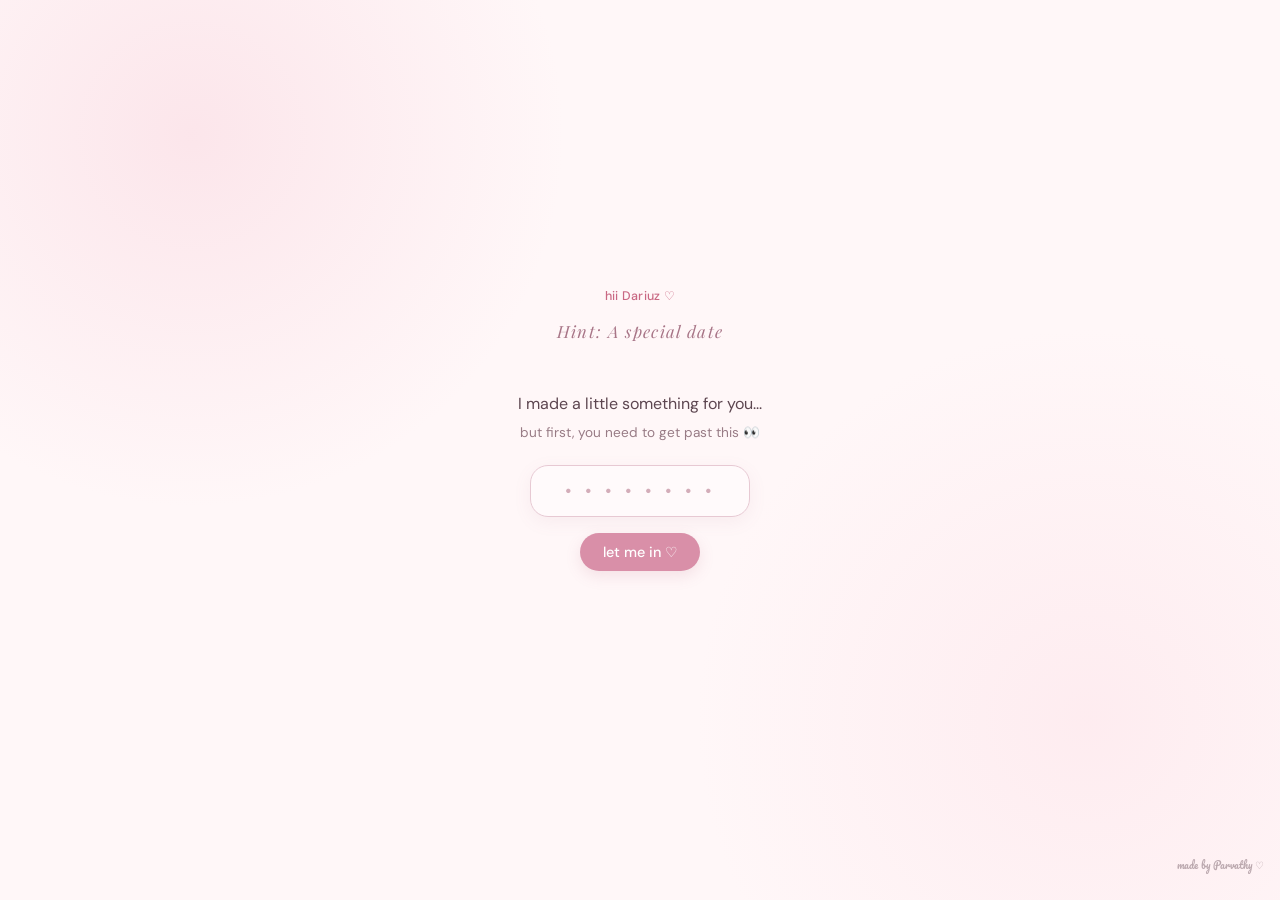
<file: index.html>
<!DOCTYPE html>
<html lang="en">
<head>
  <meta charset="UTF-8">
  <meta name="viewport" content="width=device-width, initial-scale=1.0">

  <title>For Dariuz ♡</title>

  <link rel="stylesheet" href="css/style.css">
  <link rel="stylesheet" href="css/password.css">
</head>

<body>

  <!-- Cute floating background -->
  <div id="particles"></div>

  <main class="stage">

    <!-- Small opening text -->
    <p class="eyebrow fade-el is-visible" id="preline">
      hii Dariuz ♡
    </p>

    <!-- Birthday -->
    <p class="date-stamp fade-el" id="datestamp">
      Hint: A special date
    </p>

    <!-- Password area -->
    <div class="lock-block fade-el" id="lockblock">

      <p class="body-text">
        I made a little something for you...
      </p>

      <p class="small-text">
        but first, you need to get past this 👀
      </p>

      <form id="passForm" autocomplete="off">

        <div class="password-wrapper">

          <input
            <input

  id="passInput"
  type="text"
  inputmode="numeric"
  maxlength="8"
  aria-label="Enter birthday code"
  placeholder="• • • • • • • •"
  autocomplete="off"
  autocorrect="off"
  autocapitalize="off"
  spellcheck="false"

          >

        </div>

        <button
          type="submit"
          class="link-forward"
          id="enterButton">
          let me in ♡
        </button>

      </form>

      <!-- Wrong password message -->
      <p
        id="errorMsg"
        class="error-msg"
        aria-live="polite">
      </p>

    </div>

  </main>

  <!-- Little signature -->
  <p class="page-mark">
    made by Parvathy ♡
  </p>

  <script src="js/effects.js"></script>
  <script src="js/password.js"></script>

</body>
</html>
</file>
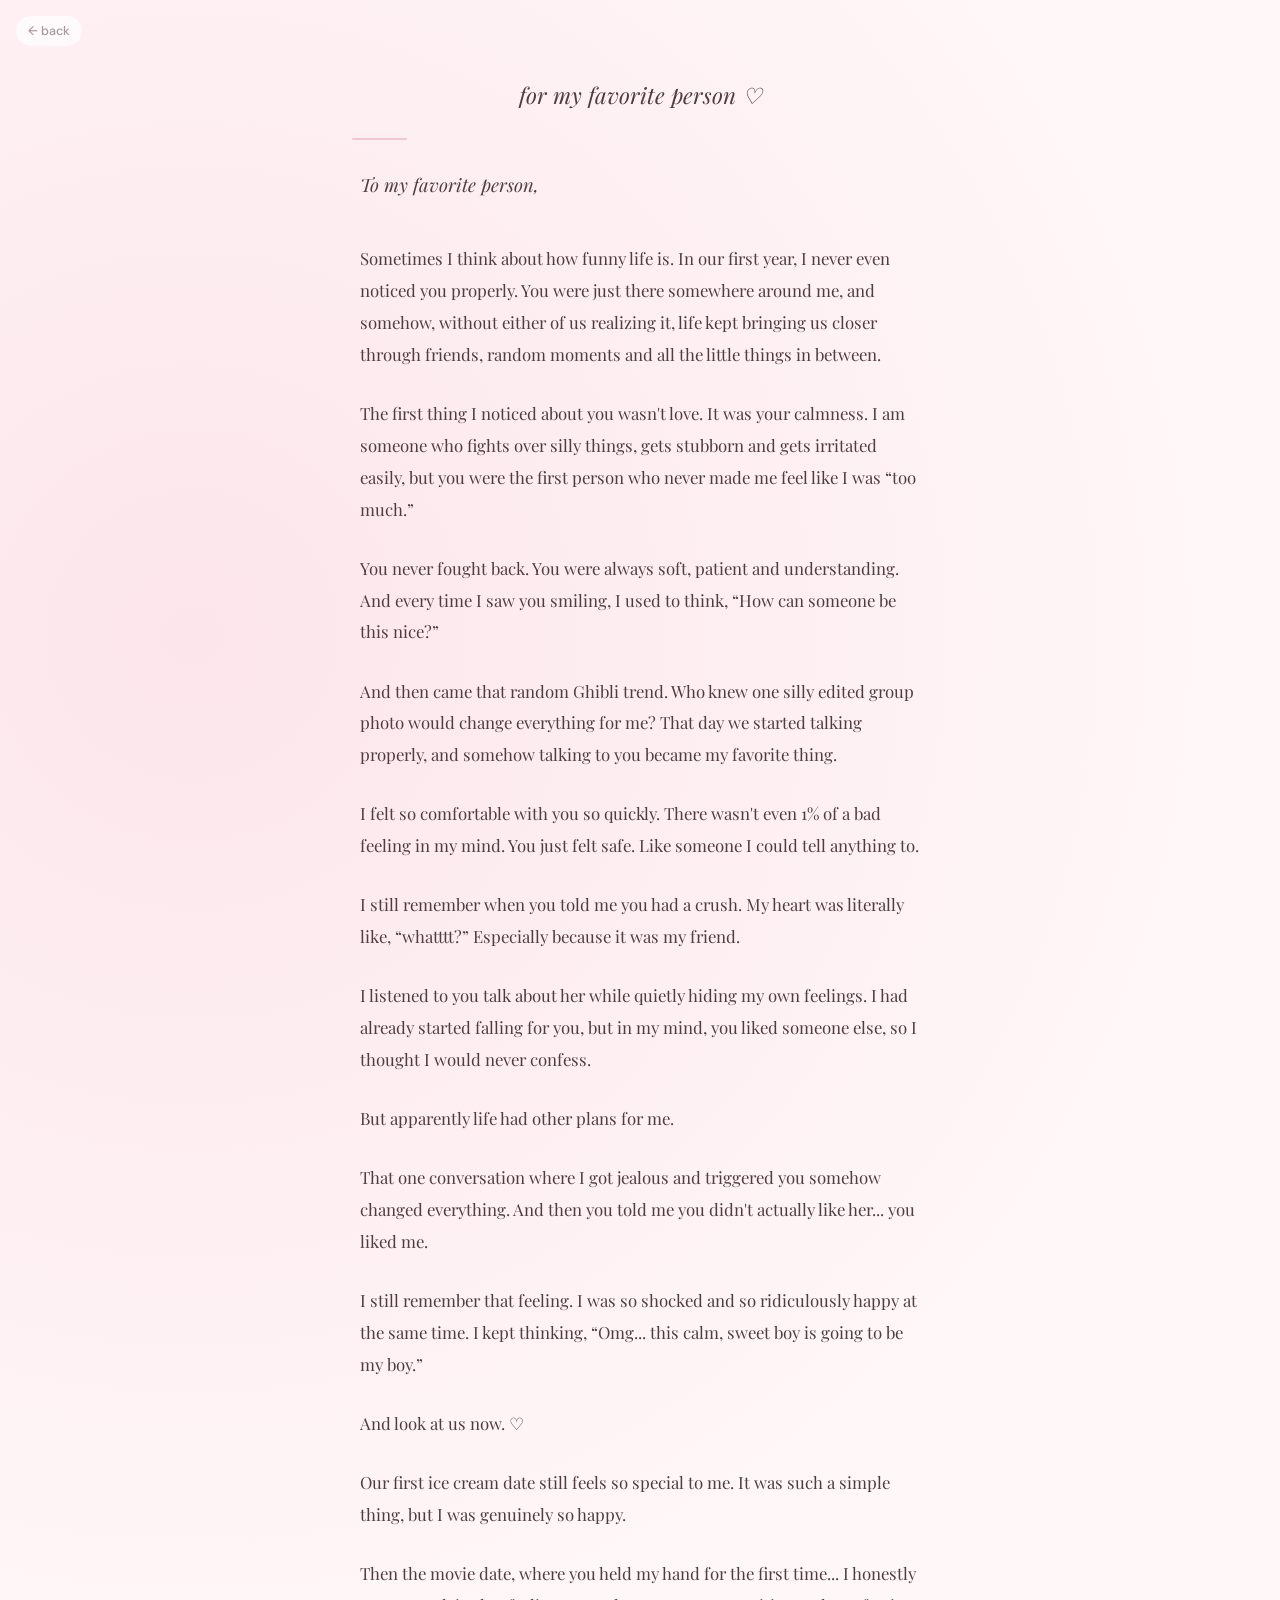
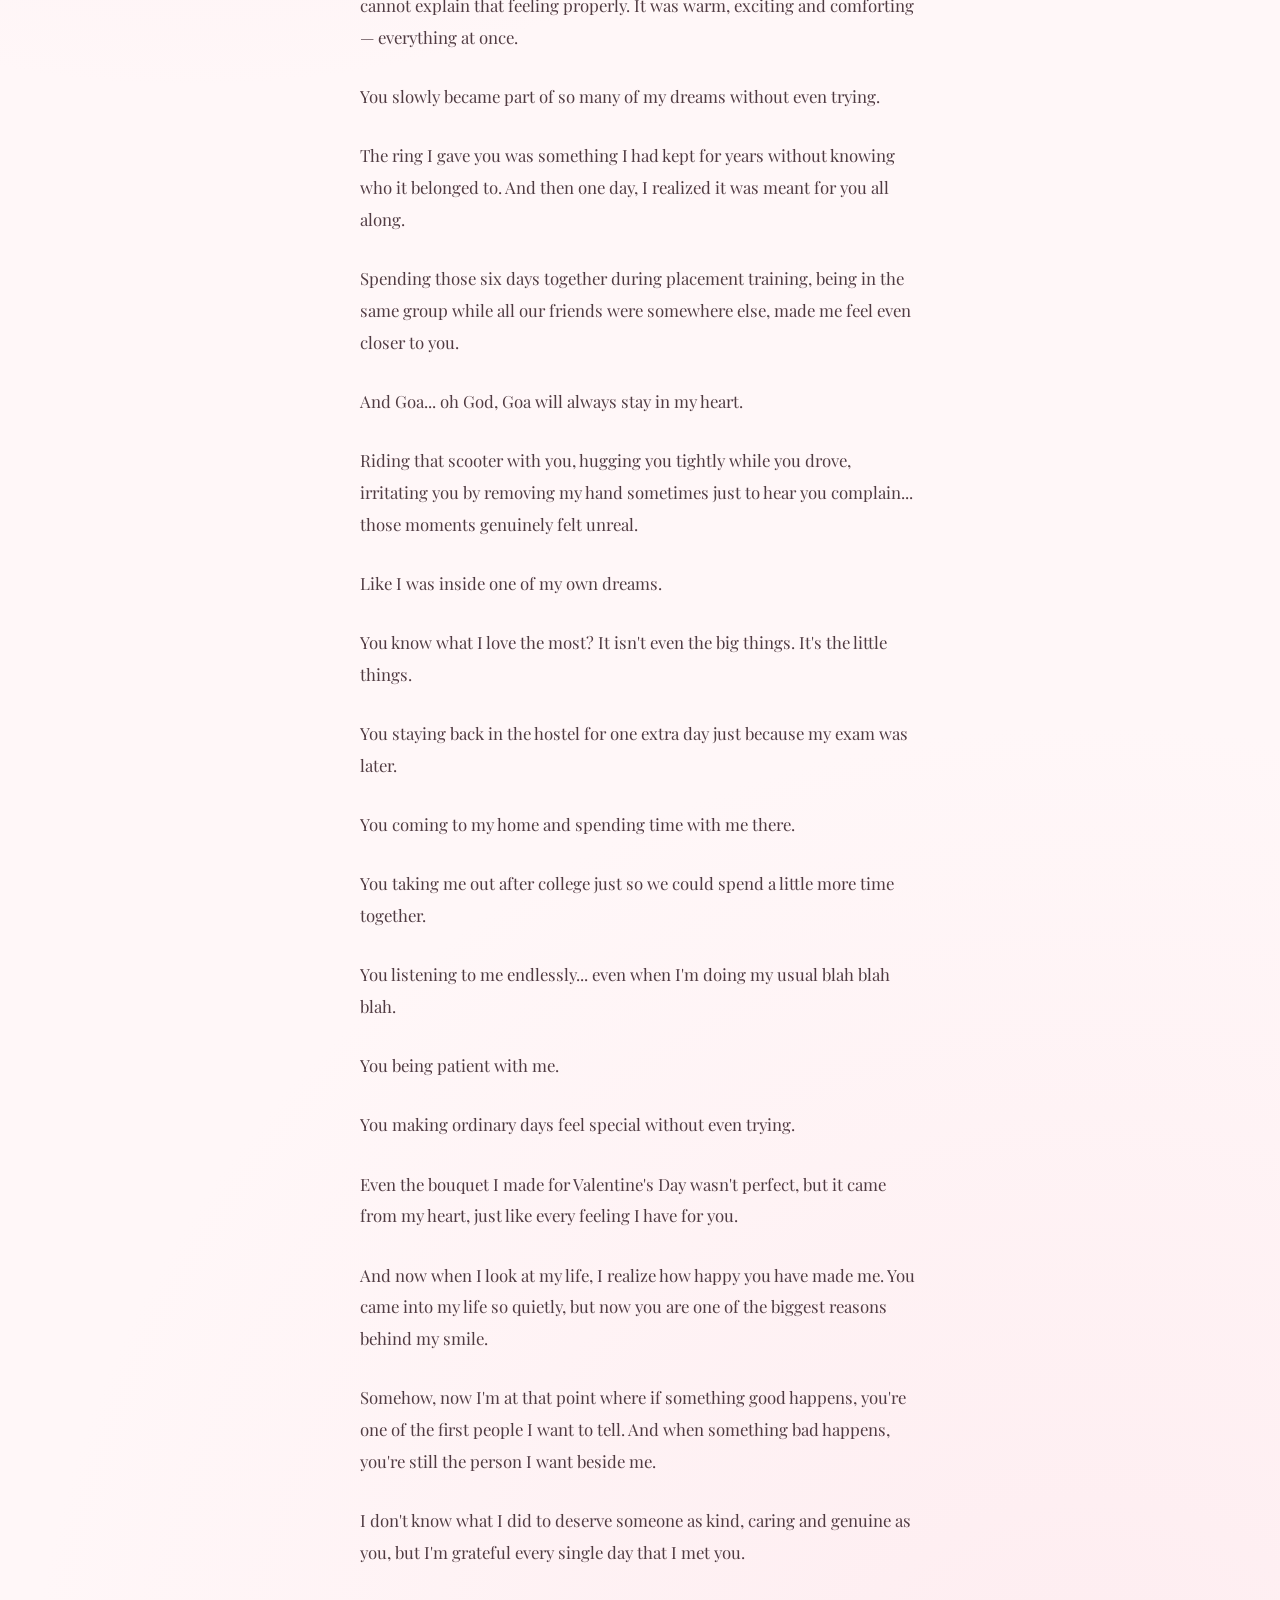
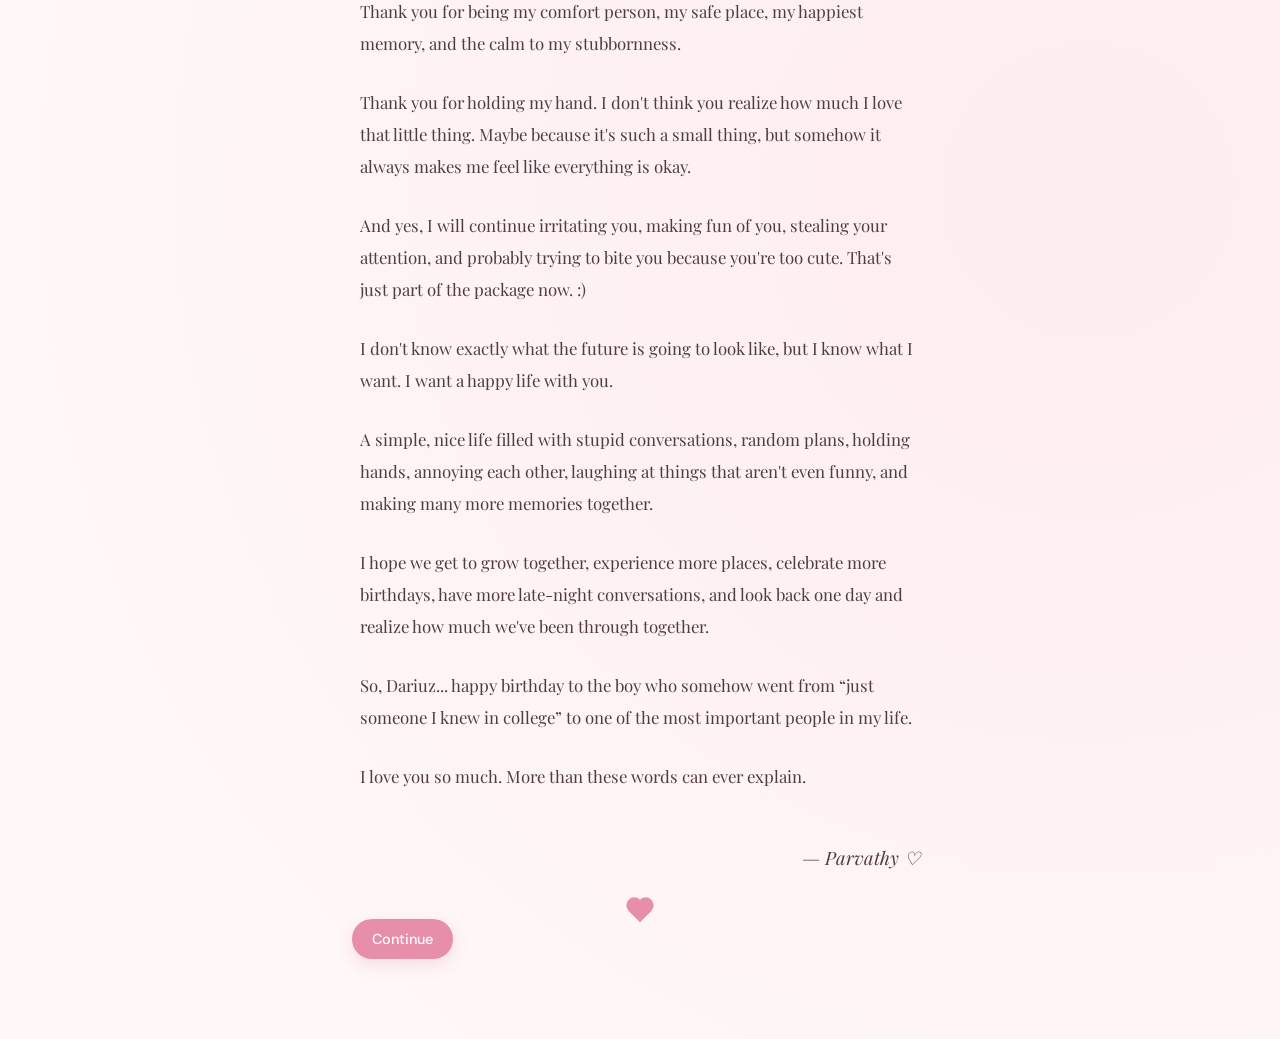
<file: letter.html>
<!DOCTYPE html>
<html lang="en">

<head>
  <meta charset="UTF-8">
  <meta name="viewport" content="width=device-width, initial-scale=1.0">

  <title>For You — Dariuz</title>

  <link rel="stylesheet" href="css/style.css">
  <link rel="stylesheet" href="css/letter.css">
</head>

<body>

  <div id="particles"></div>

  <a href="reasons.html" class="nav-back">← back</a>

  <main class="letter-page">

    <p class="letter-heading">
      for my favorite person ♡
    </p>

    <div class="hair-rule"></div>

    <article class="letter-body">

      <p>To my favorite person,</p>

      <p>
        Sometimes I think about how funny life is.
        In our first year, I never even noticed you properly.
        You were just there somewhere around me, and somehow,
        without either of us realizing it, life kept bringing us
        closer through friends, random moments and all the little
        things in between.
      </p>

      <p>
        The first thing I noticed about you wasn't love.
        It was your calmness.
        I am someone who fights over silly things, gets stubborn
        and gets irritated easily, but you were the first person
        who never made me feel like I was “too much.”
      </p>

      <p>
        You never fought back.
        You were always soft, patient and understanding.
        And every time I saw you smiling, I used to think,
        “How can someone be this nice?”
      </p>

      <p>
        And then came that random Ghibli trend.
        Who knew one silly edited group photo would change
        everything for me?
        That day we started talking properly, and somehow
        talking to you became my favorite thing.
      </p>

      <p>
        I felt so comfortable with you so quickly.
        There wasn't even 1% of a bad feeling in my mind.
        You just felt safe.
        Like someone I could tell anything to.
      </p>

      <p>
        I still remember when you told me you had a crush.
        My heart was literally like,
        “whatttt?”
        Especially because it was my friend.
      </p>

      <p>
        I listened to you talk about her while quietly hiding
        my own feelings.
        I had already started falling for you, but in my mind,
        you liked someone else, so I thought I would never confess.
      </p>

      <p>
        But apparently life had other plans for me.
      </p>

      <p>
        That one conversation where I got jealous and triggered
        you somehow changed everything.
        And then you told me you didn't actually like her...
        you liked me.
      </p>

      <p>
        I still remember that feeling.
        I was so shocked and so ridiculously happy at the same time.
        I kept thinking,
        “Omg... this calm, sweet boy is going to be my boy.”
      </p>

      <p>
        And look at us now. ♡
      </p>

      <p>
        Our first ice cream date still feels so special to me.
        It was such a simple thing, but I was genuinely so happy.
      </p>

      <p>
        Then the movie date, where you held my hand for the first time...
        I honestly cannot explain that feeling properly.
        It was warm, exciting and comforting — everything at once.
      </p>

      <p>
        You slowly became part of so many of my dreams
        without even trying.
      </p>

      <p>
        The ring I gave you was something I had kept for years
        without knowing who it belonged to.
        And then one day, I realized it was meant for you all along.
      </p>

      <p>
        Spending those six days together during placement training,
        being in the same group while all our friends were somewhere
        else, made me feel even closer to you.
      </p>

      <p>
        And Goa...
        oh God, Goa will always stay in my heart.
      </p>

      <p>
        Riding that scooter with you, hugging you tightly while
        you drove, irritating you by removing my hand sometimes
        just to hear you complain...
        those moments genuinely felt unreal.
      </p>

      <p>
        Like I was inside one of my own dreams.
      </p>

      <p>
        You know what I love the most?
        It isn't even the big things.
        It's the little things.
      </p>

      <p>
        You staying back in the hostel for one extra day
        just because my exam was later.
      </p>

      <p>
        You coming to my home and spending time with me there.
      </p>

      <p>
        You taking me out after college just so we could spend
        a little more time together.
      </p>

      <p>
        You listening to me endlessly...
        even when I'm doing my usual blah blah blah.
      </p>

      <p>
        You being patient with me.
      </p>

      <p>
        You making ordinary days feel special without even trying.
      </p>

      <p>
        Even the bouquet I made for Valentine's Day wasn't perfect,
        but it came from my heart, just like every feeling I have
        for you.
      </p>

      <p>
        And now when I look at my life, I realize how happy
        you have made me.
        You came into my life so quietly, but now you are one
        of the biggest reasons behind my smile.
      </p>

      <p>
        Somehow, now I'm at that point where if something good
        happens, you're one of the first people I want to tell.
        And when something bad happens, you're still the person
        I want beside me.
      </p>

      <p>
        I don't know what I did to deserve someone as kind,
        caring and genuine as you, but I'm grateful every
        single day that I met you.
      </p>

      <p>
        Thank you for being my comfort person,
        my safe place,
        my happiest memory,
        and the calm to my stubbornness.
      </p>

      <p>
        Thank you for holding my hand.
        I don't think you realize how much I love that little thing.
        Maybe because it's such a small thing, but somehow it always
        makes me feel like everything is okay.
      </p>

      <p>
        And yes, I will continue irritating you,
        making fun of you, stealing your attention,
        and probably trying to bite you because you're too cute.
        That's just part of the package now. :)
      </p>

      <p>
        I don't know exactly what the future is going to look like,
        but I know what I want.
        I want a happy life with you.
      </p>

      <p>
        A simple, nice life filled with stupid conversations,
        random plans, holding hands, annoying each other,
        laughing at things that aren't even funny,
        and making many more memories together.
      </p>

      <p>
        I hope we get to grow together,
        experience more places,
        celebrate more birthdays,
        have more late-night conversations,
        and look back one day and realize how much we've
        been through together.
      </p>

      <p>
        So, Dariuz...
        happy birthday to the boy who somehow went from
        “just someone I knew in college”
        to one of the most important people in my life.
      </p>

      <p>
        I love you so much.
        More than these words can ever explain.
      </p>

      <p class="letter-sign">
        — Parvathy ♡
      </p>

    </article>

    <span class="heart-mark" aria-hidden="true"></span>

    <a
      href="surprise.html"
      class="link-forward continue-button"
    >
      Continue
    </a>

  </main>

  <script src="js/effects.js"></script>

</body>
</html>
</file>
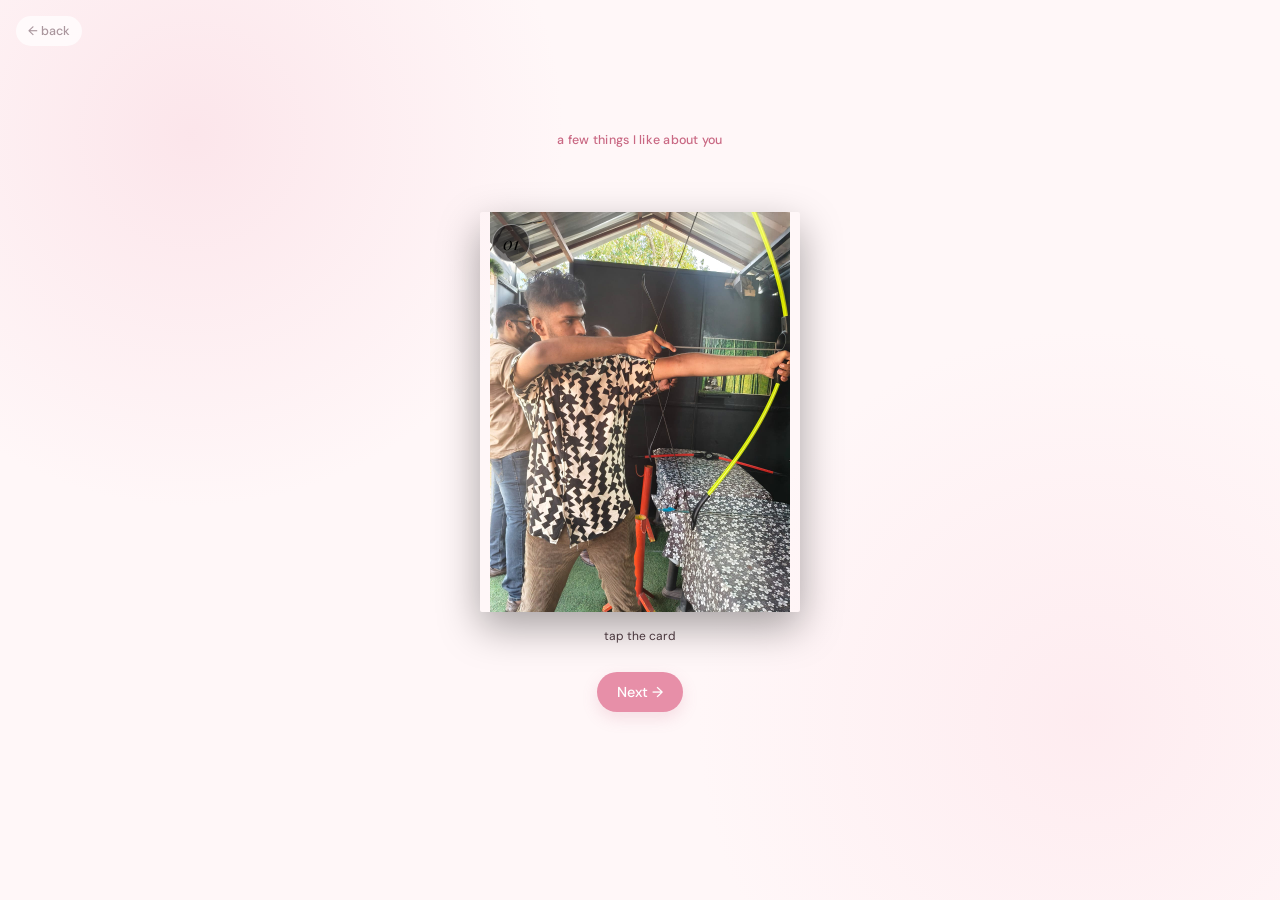
<file: reasons.html>
<!DOCTYPE html>
<html lang="en">
<head>
<meta charset="UTF-8">
<meta name="viewport" content="width=device-width, initial-scale=1.0">

<title>A Few Things — For Dariuz</title>

<link rel="stylesheet" href="css/style.css">
<link rel="stylesheet" href="css/reasons.css">
</head>

<body>

<div id="particles"></div>

<a href="memories.html" class="nav-back">← back</a>

<main class="stage">

  <p class="eyebrow fade-el">
    a few things I like about you
  </p>

  <div class="card-wrap">

    <button
      class="reason-card"
      id="reasonCard"
      aria-live="polite"
      aria-label="Tap to reveal">

      <!-- FRONT OF CARD -->
      <span class="card-face card-front">

        <span class="card-index" id="cardIndex">
          01
        </span>

        <img
          id="cardImage"
          class="reason-image"
          src="assets/images/01.jpeg"
          alt="A memory of Dariuz"
        >

      </span>


      <!-- BACK OF CARD -->
      <span class="card-face card-back">

        <img
          id="cardBackImage"
          class="reason-image"
          src="assets/images/01.jpeg"
          alt="A memory of Dariuz"
        >

        <span
          class="card-text"
          id="cardText">
          Having fun with you. 🤍
        </span>

      </span>

    </button>

  </div>


  <p class="tap-hint" id="tapHint">
    tap the card
  </p>


  <div class="reason-nav">

    <button
      class="link-forward"
      id="nextBtn">
      Next →
    </button>

  </div>


  <a
    href="letter.html"
    class="link-forward"
    id="continueLink"
    style="opacity: 0;">

    Continue

  </a>

</main>


<script src="js/effects.js"></script>
<script src="js/reasons.js"></script>

</body>
</html>
</file>
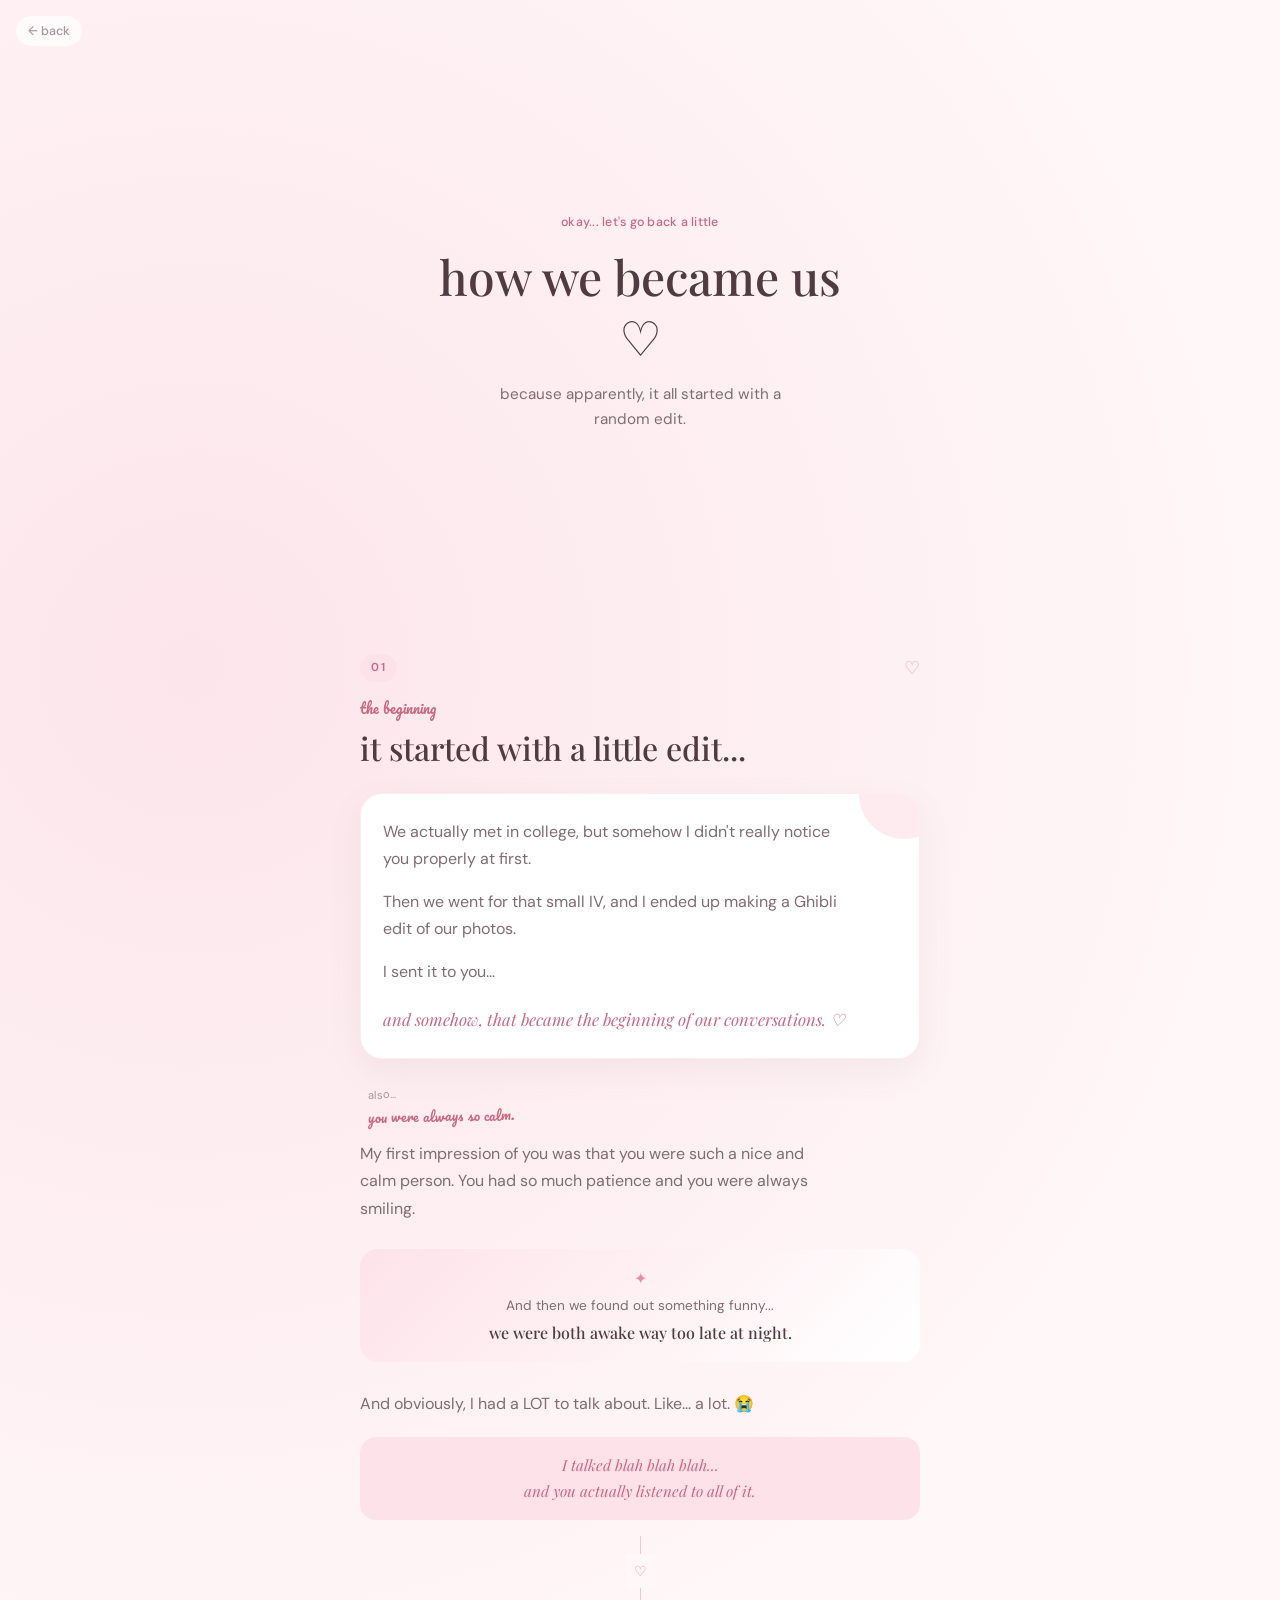
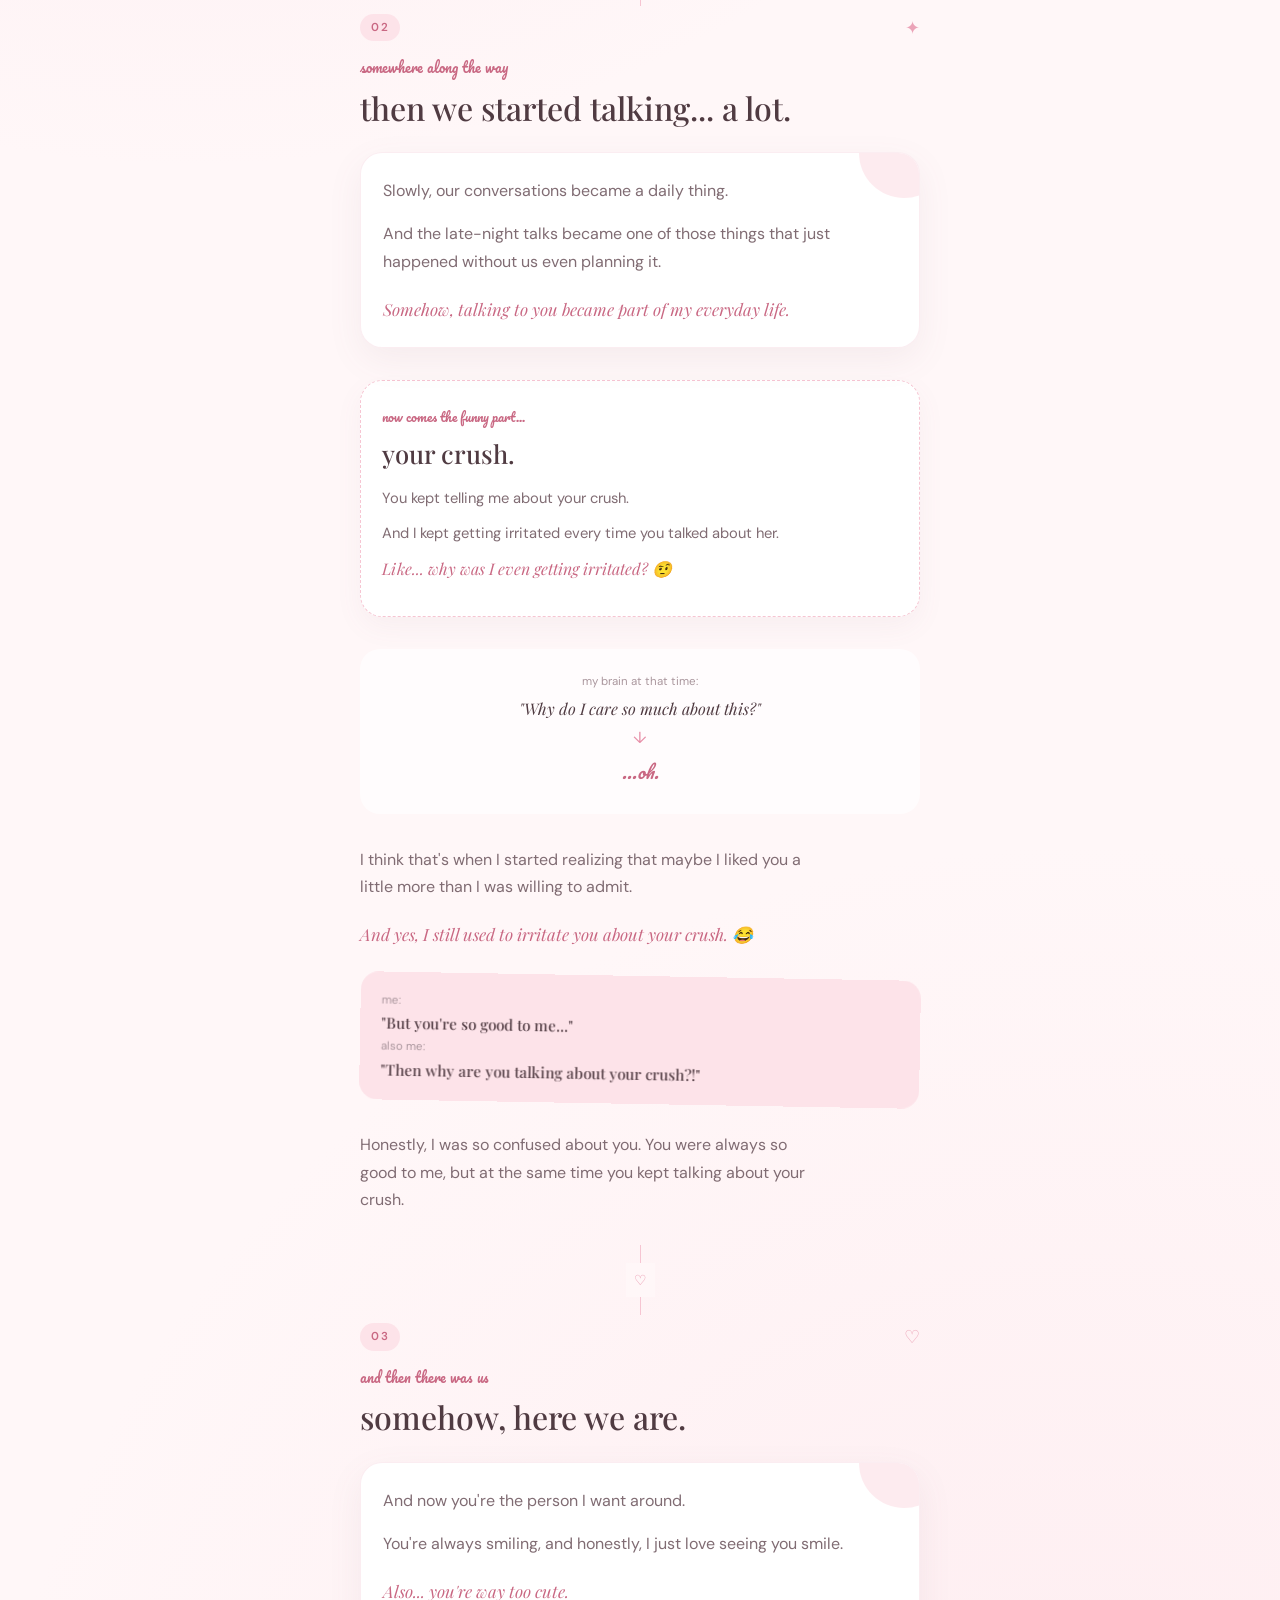
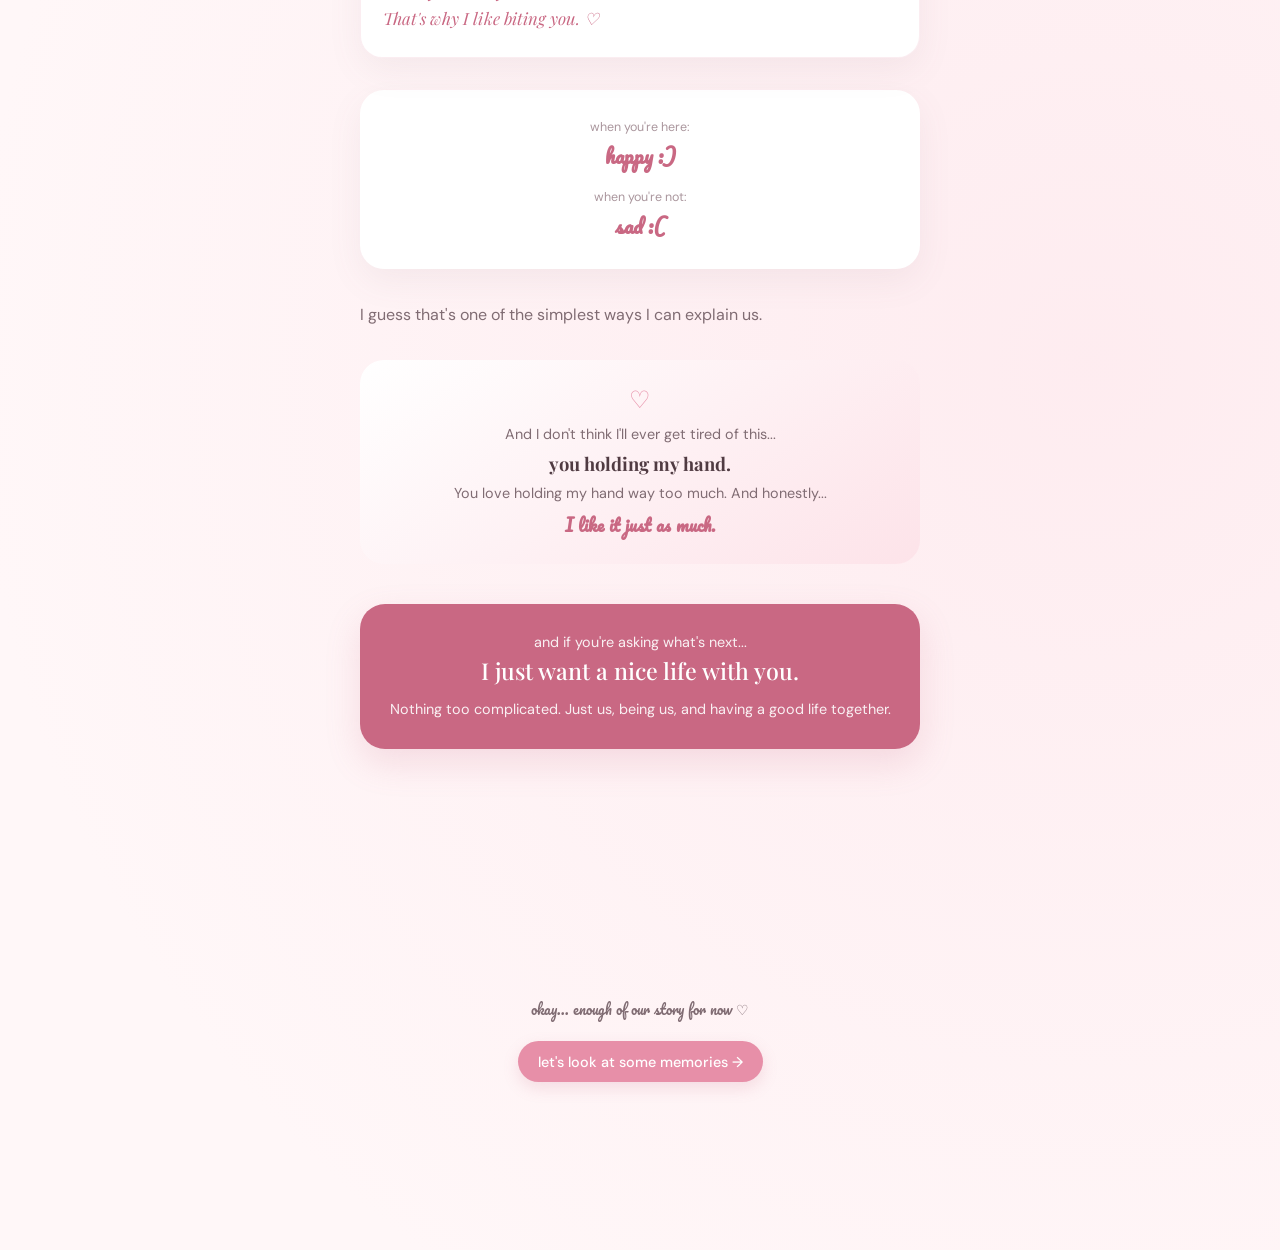
<file: story.html>
<!DOCTYPE html>
<html lang="en">

<head>
  <meta charset="UTF-8">
  <meta name="viewport" content="width=device-width, initial-scale=1.0">

  <title>Our Story ♡</title>

  <link rel="stylesheet" href="css/style.css">
  <link rel="stylesheet" href="css/story.css">
</head>

<body>

  <!-- Soft background -->
  <div id="particles"></div>


  <!-- Back button -->
  <a href="welcome.html" class="nav-back">
    ← back
  </a>


  <!-- =========================================
       INTRO
       ========================================= -->

  <header class="story-intro">

    <p class="eyebrow fade-el is-visible">
      okay... let's go back a little
    </p>

    <h1 class="headline fade-el is-visible">
      how we became us ♡
    </h1>

    <p class="story-intro-text fade-el is-visible">
      because apparently, it all started with a random edit.
    </p>

  </header>


  <!-- =========================================
       STORY
       ========================================= -->

  <main class="timeline">


    <!-- =======================================
         CHAPTER 01
         ======================================= -->

    <section class="chapter fade-up">

      <div class="chapter-top">

        <span class="chapter-index">
          01
        </span>

        <span class="chapter-doodle">
          ♡
        </span>

      </div>


      <div class="chapter-body">

        <p class="chapter-small-title">
          the beginning
        </p>

        <h2 class="chapter-title">
          it started with a little edit...
        </h2>


        <div class="story-card">

          <p class="body-text">
            We actually met in college, but somehow I didn't really notice you properly at first.
          </p>

          <p class="body-text">
            Then we went for that small IV, and I ended up making a Ghibli edit of our photos.
          </p>

          <p class="body-text">
            I sent it to you...
          </p>

          <p class="story-highlight">
            and somehow, that became the beginning of our conversations. ♡
          </p>

        </div>


        <div class="tiny-note">
          <span>also...</span>
          <span>you were always so calm.</span>
        </div>


        <p class="body-text story-extra">
          My first impression of you was that you were such a nice and calm person.
          You had so much patience and you were always smiling.
        </p>


        <div class="late-night-note">

          <span class="note-star">✦</span>

          <p>
            And then we found out something funny...
          </p>

          <strong>
            we were both awake way too late at night.
          </strong>

        </div>


        <p class="body-text story-extra">
          And obviously, I had a LOT to talk about.
          Like... a lot. 😭
        </p>

        <p class="story-highlight small-highlight">
          I talked blah blah blah...
          <br>
          and you actually listened to all of it.
        </p>

      </div>

    </section>


    <div class="chapter-connector">
      <span>♡</span>
    </div>


    <!-- =======================================
         CHAPTER 02
         ======================================= -->

    <section class="chapter fade-up">

      <div class="chapter-top">

        <span class="chapter-index">
          02
        </span>

        <span class="chapter-doodle">
          ✦
        </span>

      </div>


      <div class="chapter-body">

        <p class="chapter-small-title">
          somewhere along the way
        </p>

        <h2 class="chapter-title">
          then we started talking... a lot.
        </h2>


        <div class="story-card">

          <p class="body-text">
            Slowly, our conversations became a daily thing.
          </p>

          <p class="body-text">
            And the late-night talks became one of those things that just happened without us even planning it.
          </p>

          <p class="story-highlight">
            Somehow, talking to you became part of my everyday life.
          </p>

        </div>


        <!-- Crush story -->

        <div class="crush-box">

          <span class="crush-label">
            now comes the funny part...
          </span>

          <h3>
            your crush.
          </h3>

          <p>
            You kept telling me about your crush.
          </p>

          <p>
            And I kept getting irritated every time you talked about her.
          </p>

          <p class="crush-highlight">
            Like... why was I even getting irritated? 🤨
          </p>

        </div>


        <div class="little-thought">

          <span>my brain at that time:</span>

          <p>
            "Why do I care so much about this?"
          </p>

          <span class="thought-arrow">
            ↓
          </span>

          <p class="thought-answer">
            ...oh.
          </p>

        </div>


        <p class="body-text story-extra">
          I think that's when I started realizing that maybe I liked you
          a little more than I was willing to admit.
        </p>


        <p class="story-highlight">
          And yes, I still used to irritate you about your crush. 😂
        </p>


        <div class="confused-note">

          <span>me:</span>

          <strong>
            "But you're so good to me..."
          </strong>

          <span>also me:</span>

          <strong>
            "Then why are you talking about your crush?!"
          </strong>

        </div>


        <p class="body-text story-extra">
          Honestly, I was so confused about you.
          You were always so good to me, but at the same time you kept talking about your crush.
        </p>

      </div>

    </section>


    <div class="chapter-connector">
      <span>♡</span>
    </div>


    <!-- =======================================
         CHAPTER 03
         ======================================= -->

    <section class="chapter fade-up">

      <div class="chapter-top">

        <span class="chapter-index">
          03
        </span>

        <span class="chapter-doodle">
          ♡
        </span>

      </div>


      <div class="chapter-body">

        <p class="chapter-small-title">
          and then there was us
        </p>

        <h2 class="chapter-title">
          somehow, here we are.
        </h2>


        <div class="story-card">

          <p class="body-text">
            And now you're the person I want around.
          </p>

          <p class="body-text">
            You're always smiling, and honestly, I just love seeing you smile.
          </p>

          <p class="story-highlight">
            Also... you're way too cute.
            <br>
            That's why I like biting you. ♡
          </p>

        </div>


        <!-- Cute relationship thought -->

        <div class="us-note">

          <p class="us-line">
            when you're here:
          </p>

          <strong>
            happy :)
          </strong>


          <p class="us-line">
            when you're not:
          </p>

          <strong>
            sad :(
          </strong>

        </div>


        <p class="body-text story-extra">
          I guess that's one of the simplest ways I can explain us.
        </p>


        <!-- Hand holding -->

        <div class="hand-note">

          <span class="hand-icon">
            ♡
          </span>

          <p>
            And I don't think I'll ever get tired of this...
          </p>

          <strong>
            you holding my hand.
          </strong>

          <p>
            You love holding my hand way too much.
            And honestly...
          </p>

          <strong class="final-hand-line">
            I like it just as much.
          </strong>

        </div>


        <!-- Future -->

        <div class="future-note">

          <p class="future-small">
            and if you're asking what's next...
          </p>

          <h3>
            I just want a nice life with you.
          </h3>

          <p>
            Nothing too complicated.
            Just us, being us,
            and having a good life together.
          </p>

        </div>

      </div>

    </section>


  </main>


  <!-- =========================================
       CONTINUE
       ========================================= -->

  <footer class="story-footer">

    <p>
      okay... enough of our story for now ♡
    </p>

    <a href="memories.html" class="link-forward">
      let's look at some memories →
    </a>

  </footer>


  <script src="js/effects.js"></script>

</body>

</html>
</file>
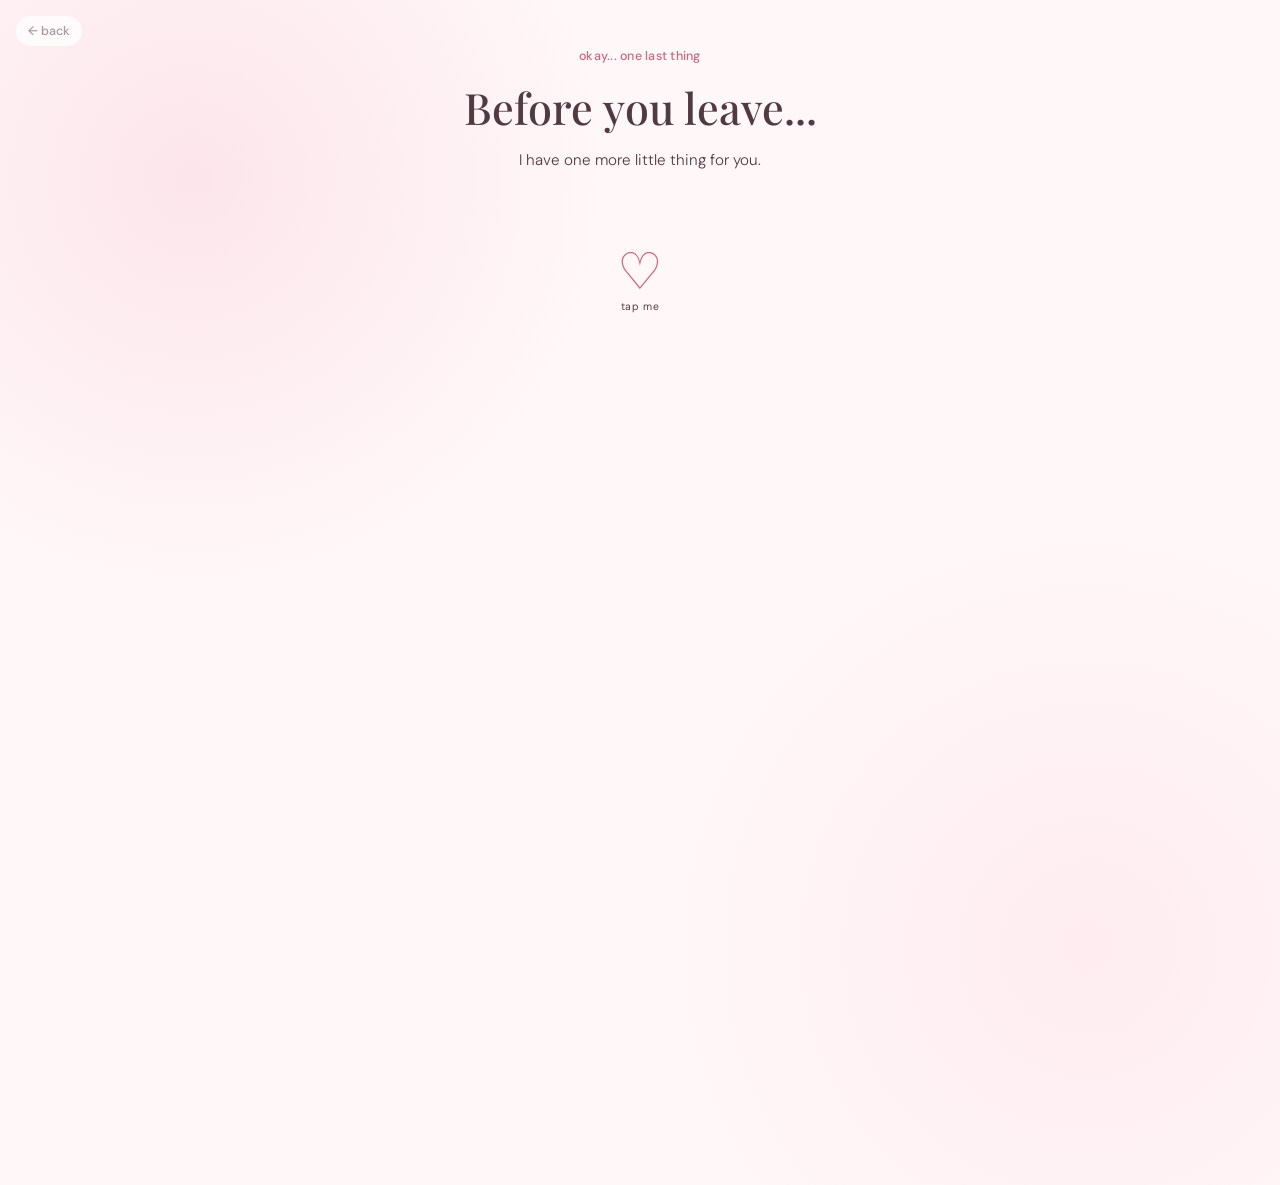
<file: surprise.html>
<!DOCTYPE html>
<html lang="en">
<head>
<meta charset="UTF-8">
<meta name="viewport" content="width=device-width, initial-scale=1.0">

<title>One Last Thing — For Dariuz</title>

<link rel="stylesheet" href="css/style.css">
<link rel="stylesheet" href="css/surprise.css">
</head>

<body>

<div id="particles"></div>

<a href="letter.html" class="nav-back">← back</a>

<main class="final-page">

  <p class="eyebrow">okay... one last thing</p>

  <h1 class="final-heading">
    Before you leave...
  </h1>

  <p class="final-subtitle">
    I have one more little thing for you.
  </p>

  <button class="final-heart" id="finalHeart" aria-label="Open your birthday message">
    <span>♡</span>
    <small>tap me</small>
  </button>

  <div class="reveal-content" id="revealContent">

    <p class="reveal-title">
      Happy Birthday, my Dariuz ♡
    </p>

    <div class="final-message">

      <p>
        If I had to choose one person to annoy
        for the rest of my life...
      </p>

      <p>
        unfortunately for you, I already chose. :)
      </p>

      <p>
        Thank you for being you.
        Thank you for listening to all my blah blah blah,
        holding my hand, being patient with me,
        and somehow making even ordinary days feel special.
      </p>

      <p>
        I hope this is just one of many birthdays
        I get to celebrate with you.
      </p>

      <p>
        I want more late-night talks,
        more random plans,
        more places,
        more memories,
        more hand-holding...
        and obviously more opportunities to irritate you.
      </p>

      <p>
        So here's to you,
        to us,
        and to all the little things
        we haven't experienced yet.
      </p>

      <p class="final-love">
        I love you. ♡
      </p>

    </div>

    <p class="reveal-sign">
      — Your Parvathy
    </p>

    <div class="ending-heart">
      ♡
    </div>

  </div>

</main>

<script src="js/effects.js"></script>
<script src="js/surprise.js"></script>

</body>
</html>
</file>
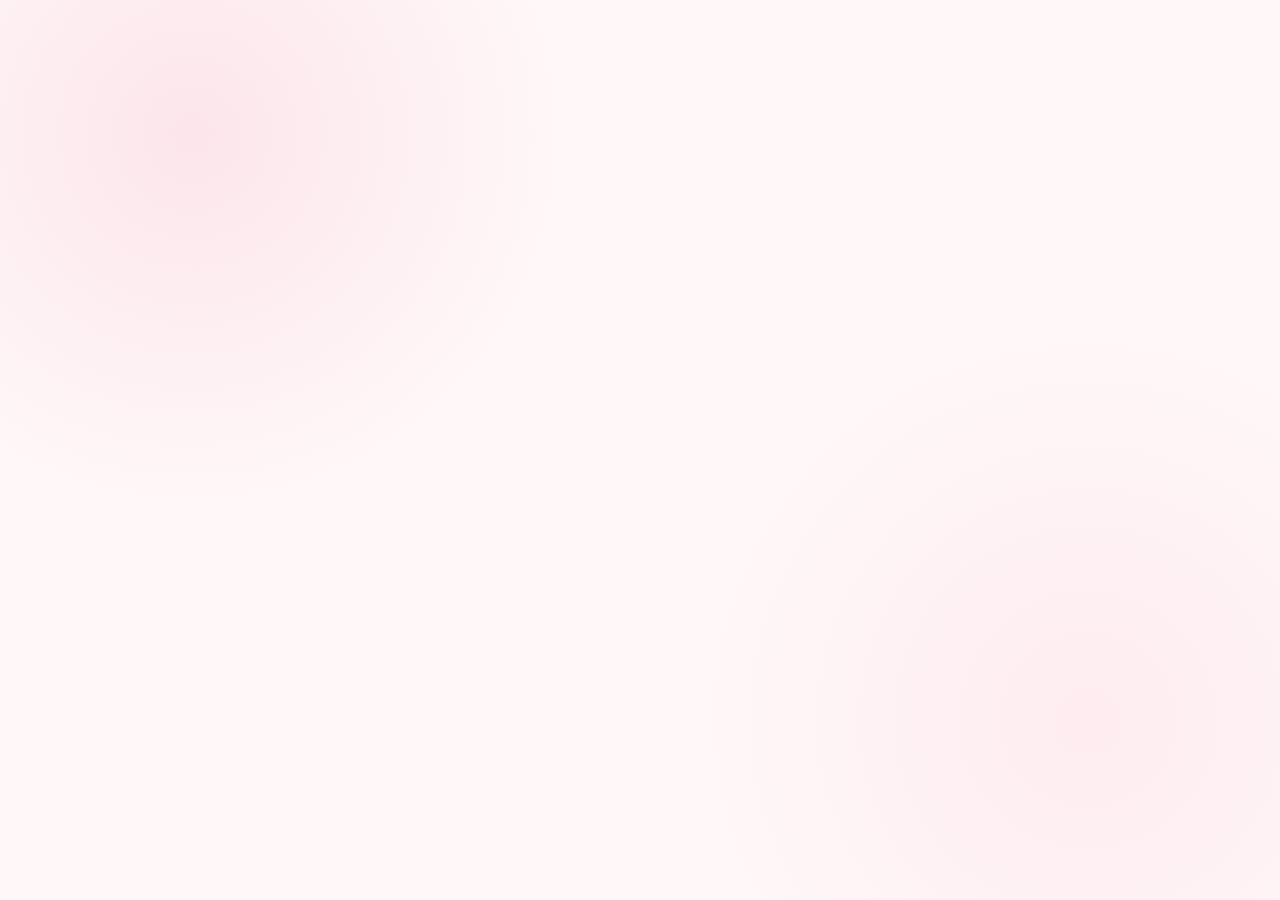
<file: welcome.html>
<!DOCTYPE html>
<html lang="en">

<head>
  <meta charset="UTF-8">
  <meta name="viewport" content="width=device-width, initial-scale=1.0">

  <title>Hi Dariuz ♡</title>

  <link rel="stylesheet" href="css/style.css">
  <link rel="stylesheet" href="css/welcome.css">
</head>

<body>

  <!-- Soft floating background -->
  <div id="particles"></div>


  <main class="stage welcome-stage">

    <!-- Line 1 -->
    <p class="welcome-line" id="line1">
      hii Dariuz ♡
    </p>


    <!-- Line 2 -->
    <p class="welcome-line" id="line2">
      you made it 👀
    </p>


    <!-- Line 3 -->
    <p class="welcome-line" id="line3">
      I made this little thing for you
    </p>


    <!-- Line 4 -->
    <p class="welcome-line" id="line4">
      sooo... let's go?
    </p>


    <!-- Continue -->
    <a
      href="story.html"
      class="link-forward"
      id="beginLink">
      okay, come in ♡
    </a>

  </main>


  <script src="js/effects.js"></script>
  <script src="js/welcome.js"></script>

</body>

</html>
</file>
<file: css/style.css>
/* =========================================================
   Dariuz's Birthday — Cute & Personal Design System
   ========================================================= */

@import url('https://fonts.googleapis.com/css2?family=DM+Sans:wght@400;500;600&family=Playfair+Display:ital,wght@0,400;0,500;1,400&family=Pacifico&display=swap');


/* =========================================================
   ROOT
   ========================================================= */

:root {

  /* Soft cute color palette */

  --bg-main:       #fff7f8;
  --bg-soft:       #fff0f3;
  --bg-card:       #ffffff;

  --pink:          #e78fa8;
  --pink-light:    #f6c5d2;
  --pink-soft:     #fde3e9;

  --rose:          #c96883;
  --rose-dark:     #a94f69;

  --text-main:     #503b42;
  --text-soft:     #806c73;
  --text-light:    #aa969d;

  --white:         #ffffff;

  /* Type */

  --serif: 'Playfair Display', Georgia, serif;
  --sans: 'DM Sans', -apple-system, BlinkMacSystemFont, sans-serif;
  --cute: 'Pacifico', cursive;

  /* Rhythm */

  --space-1: 0.5rem;
  --space-2: 1rem;
  --space-3: 1.75rem;
  --space-4: 3rem;
  --space-5: 5rem;

}


/* =========================================================
   RESET
   ========================================================= */

* {
  box-sizing: border-box;
}

html,
body {
  margin: 0;
  padding: 0;
  min-height: 100%;
}

html {
  scroll-behavior: smooth;
}


/* =========================================================
   BODY
   ========================================================= */

body {

  background:
    radial-gradient(
      circle at 15% 15%,
      rgba(246, 197, 210, 0.35),
      transparent 28%
    ),

    radial-gradient(
      circle at 85% 80%,
      rgba(253, 227, 233, 0.55),
      transparent 30%
    ),

    var(--bg-main);

  color: var(--text-main);

  font-family: var(--sans);

  font-weight: 400;

  min-height: 100vh;

  overflow-x: hidden;

  -webkit-font-smoothing: antialiased;
}


/* =========================================================
   SELECTION
   ========================================================= */

::selection {
  background: var(--pink-light);
  color: var(--text-main);
}


/* =========================================================
   LINKS
   ========================================================= */

a {
  color: inherit;
  text-decoration: none;
}


/* =========================================================
   FOCUS
   ========================================================= */

a:focus-visible,
button:focus-visible,
input:focus-visible {

  outline: 2px solid var(--pink);

  outline-offset: 4px;
}


/* =========================================================
   REDUCED MOTION
   ========================================================= */

@media (prefers-reduced-motion: reduce) {

  *,
  *::before,
  *::after {

    animation-duration: 0.01ms !important;

    animation-iteration-count: 1 !important;

    transition-duration: 0.01ms !important;
  }
}


/* =========================================================
   MAIN PAGE SHELL
   ========================================================= */

.stage {

  position: relative;

  min-height: 100vh;

  display: flex;

  flex-direction: column;

  align-items: center;

  justify-content: center;

  padding: var(--space-4) var(--space-3);

  text-align: center;

  z-index: 1;
}


/* =========================================================
   BACKGROUND PARTICLES
   ========================================================= */

#particles {

  position: fixed;

  inset: 0;

  pointer-events: none;

  z-index: 0;

  overflow: hidden;
}


.particle {

  position: absolute;

  border-radius: 50%;

  background: var(--pink);

  opacity: 0;

  animation: floatParticle 12s ease-in-out infinite;
}


@keyframes floatParticle {

  0% {

    opacity: 0;

    transform:
      translateY(20px)
      scale(0.8);
  }

  15% {

    opacity: 0.45;
  }

  70% {

    opacity: 0.25;
  }

  100% {

    opacity: 0;

    transform:
      translateY(-100px)
      scale(1.1);
  }
}


/* =========================================================
   SMALL OPENING TEXT
   ========================================================= */

.eyebrow {

  font-family: var(--sans);

  font-size: 0.78rem;

  font-weight: 500;

  letter-spacing: 0.02em;

  color: var(--rose);

  margin: 0 0 var(--space-2);
}


/* =========================================================
   MAIN HEADINGS
   ========================================================= */

.headline {

  font-family: var(--serif);

  font-weight: 500;

  font-size: clamp(1.8rem, 6vw, 3rem);

  line-height: 1.25;

  margin: 0;

  max-width: 20ch;

  color: var(--text-main);
}


/* Cute handwritten heading */

.cute-title {

  font-family: var(--cute);

  font-weight: 400;

  color: var(--rose);

}


/* =========================================================
   BODY TEXT
   ========================================================= */

.body-text {

  font-family: var(--sans);

  font-weight: 400;

  font-size: 1rem;

  line-height: 1.7;

  color: var(--text-soft);

  max-width: 42ch;
}


.small-text {

  font-family: var(--sans);

  font-size: 0.82rem;

  color: var(--text-light);

}


/* =========================================================
   BUTTONS
   ========================================================= */

.link-forward {

  display: inline-flex;

  align-items: center;

  justify-content: center;

  gap: 0.4rem;

  font-family: var(--sans);

  font-size: 0.9rem;

  font-weight: 500;

  color: var(--white);

  background: var(--pink);

  padding: 0.7rem 1.25rem;

  border: none;

  border-radius: 999px;

  cursor: pointer;

  box-shadow:
    0 6px 16px rgba(201, 104, 131, 0.18);

  transition:
    transform 0.25s ease,
    background 0.25s ease,
    box-shadow 0.25s ease;
}


.link-forward:hover {

  background: var(--rose);

  transform: translateY(-2px);

  box-shadow:
    0 9px 22px rgba(201, 104, 131, 0.24);
}


.link-forward:active {

  transform: translateY(0);

}


/* =========================================================
   DIVIDER
   ========================================================= */

.hair-rule {

  width: 55px;

  height: 2px;

  border-radius: 10px;

  background: var(--pink-light);

  margin: var(--space-3) 0;
}


/* =========================================================
   LITTLE HEART
   ========================================================= */

.heart-mark {

  width: 16px;

  height: 16px;

  position: relative;

  display: inline-block;

  transform: rotate(-45deg);

  margin: 5px;

}


.heart-mark::before {

  content: '';

  position: absolute;

  width: 16px;

  height: 16px;

  background: var(--pink);

  border-radius: 50%;

  top: -8px;

  left: 0;
}


.heart-mark::after {

  content: '';

  position: absolute;

  width: 16px;

  height: 16px;

  background: var(--pink);

  border-radius: 50%;

  top: 0;

  left: 8px;
}


.heart-mark {

  background: var(--pink);

  width: 16px;

  height: 16px;

}


/* =========================================================
   FADE ANIMATION
   ========================================================= */

.fade-el {

  opacity: 0;

  transition:
    opacity 0.9s ease;
}


.fade-el.is-visible {

  opacity: 1;
}


/* =========================================================
   FADE UP
   ========================================================= */

.fade-up {

  opacity: 0;

  transform: translateY(12px);

  transition:
    opacity 0.8s ease,
    transform 0.8s ease;
}


.fade-up.is-visible {

  opacity: 1;

  transform: translateY(0);
}


/* =========================================================
   PAGE SIGNATURE
   ========================================================= */

.page-mark {

  position: fixed;

  bottom: 1rem;

  right: 1rem;

  font-family: var(--cute);

  font-size: 0.65rem;

  color: var(--text-light);

  z-index: 2;

  opacity: 0.8;
}


/* =========================================================
   BACK BUTTON
   ========================================================= */

.nav-back {

  position: fixed;

  top: 1rem;

  left: 1rem;

  font-family: var(--sans);

  font-size: 0.78rem;

  font-weight: 500;

  color: var(--text-light);

  background: rgba(255, 255, 255, 0.7);

  padding: 0.45rem 0.75rem;

  border-radius: 999px;

  z-index: 5;

  transition:
    color 0.25s ease,
    transform 0.25s ease,
    background 0.25s ease;
}


.nav-back:hover {

  color: var(--rose);

  background: var(--white);

  transform: translateX(-2px);
}


/* =========================================================
   MOBILE
   ========================================================= */

@media (max-width: 480px) {

  .stage {

    padding:
      2.5rem
      1.25rem;
  }

  .headline {

    font-size: 1.9rem;
  }

  .body-text {

    font-size: 0.95rem;
  }

  .page-mark {

    bottom: 0.75rem;

    right: 0.75rem;
  }

}
</file>
<file: css/password.css>
/* =========================================
   PASSWORD PAGE
   Cute + Soft + Playful Theme
   ========================================= */

.date-stamp {
  font-family: var(--serif);
  font-style: italic;
  font-size: 1.05rem;
  color: #a87587;
  letter-spacing: 0.08em;
  margin: 0 0 2rem;
  transition-delay: 0.6s;
}


/* Password section */

.lock-block {
  transition-delay: 1.2s;

  display: flex;
  flex-direction: column;
  align-items: center;

  width: min(90%, 360px);

  text-align: center;
}


/* Main text */

.body-text {
  color: #5d4650;
  font-size: 1rem;
  margin-bottom: 0.45rem;
}

.small-text {
  color: #987b85;
  font-size: 0.85rem;
  margin: 0 0 1.5rem;
}


/* Password input */

.password-wrapper {
  display: flex;
  justify-content: center;
  width: 100%;
}

#passInput {
  background: #fffafb;

  border: 1.5px solid #e7c9d3;
  border-radius: 18px;

  color: #6b4050;

  font-family: var(--sans);
  font-size: 1.15rem;

  letter-spacing: 0.35rem;

  text-align: center;

  width: 220px;

  padding: 0.8rem 1rem;

  outline: none;

  box-shadow: 0 5px 18px rgba(160, 103, 124, 0.08);

  transition:
    border-color 0.3s ease,
    box-shadow 0.3s ease,
    transform 0.3s ease;
}


/* When clicking the password box */

#passInput:focus {
  border-color: #d58ca4;

  box-shadow:
    0 6px 22px rgba(213, 140, 164, 0.18);

  transform: translateY(-2px);
}


/* Placeholder */

#passInput::placeholder {
  color: #d3adb9;
  letter-spacing: 0.25rem;
}


/* Enter button */

.link-forward {
  margin-top: 1rem;

  border: none;

  background: #d98fa8;
  color: white;

  border-radius: 22px;

  padding: 0.65rem 1.4rem;

  font-family: var(--sans);
  font-size: 0.9rem;

  cursor: pointer;

  box-shadow: 0 5px 15px rgba(180, 100, 130, 0.15);

  transition:
    transform 0.25s ease,
    background 0.25s ease,
    box-shadow 0.25s ease;
}


/* Button hover */

.link-forward:hover {
  background: #ce7896;

  transform: translateY(-2px);

  box-shadow:
    0 8px 20px rgba(180, 100, 130, 0.2);
}


/* Button click */

.link-forward:active {
  transform: translateY(0);
}


/* Wrong password message */

.error-msg {
  margin-top: 0.8rem;

  font-family: var(--sans);

  font-size: 0.8rem;

  color: #c66d87;

  min-height: 1.2em;

  opacity: 0;

  transition: opacity 0.3s ease;
}

.error-msg.show {
  opacity: 1;
}


/* Shake when password is wrong */

.lock-block.shake {
  animation: shake 0.4s ease;
}


@keyframes shake {

  0%, 100% {
    transform: translateX(0);
  }

  25% {
    transform: translateX(-5px);
  }

  50% {
    transform: translateX(5px);
  }

  75% {
    transform: translateX(-3px);
  }

}


/* Mobile */

@media (max-width: 480px) {

  #passInput {
    width: 200px;
    font-size: 1.05rem;
  }

  .body-text {
    font-size: 0.95rem;
  }

  .small-text {
    font-size: 0.8rem;
  }

}
</file>
<file: css/letter.css>
.letter-page {
  width: 100%;
  max-width: 620px;

  margin: 0 auto;

  padding: 5rem 1.4rem;

  position: relative;
  z-index: 1;
}

.letter-heading {
  font-family: var(--serif);
  font-style: italic;

  font-size: 1.4rem;

  color: var(--off-white);

  text-align: center;

  margin: 0;
}

.letter-body {
  width: 100%;
  max-width: 560px;

  margin: 0 auto;

  text-align: left;

  font-family: var(--serif);

  font-size: 1.05rem;

  line-height: 1.9;

  color: var(--off-white-60);
}

.letter-body p {
  margin: 0 0 1.7rem;
}

.letter-body p:first-child {
  color: var(--off-white);

  font-size: 1.15rem;

  font-style: italic;

  margin-bottom: 2.5rem;
}

.letter-sign {
  text-align: right;

  color: var(--off-white);

  font-style: italic;

  font-size: 1.15rem;

  margin-top: 3rem !important;
}

.letter-page .heart-mark {
  display: block;

  margin: 1rem auto 0;
}

@media (max-width: 480px) {

  .letter-page {
    padding: 4rem 1.25rem;
  }

  .letter-body {
    font-size: 1rem;
    line-height: 1.85;
  }
}
</file>
<file: css/reasons.css>
/* ---------- Reason Card Section ---------- */

.card-wrap {
  perspective: 1200px;
  margin: var(--space-4) 0 var(--space-2);
  display: flex;
  justify-content: center;
}

.reason-card {
  position: relative;
  width: min(78vw, 320px);
  aspect-ratio: 4 / 5;

  background: none;
  border: none;
  padding: 0;
  cursor: pointer;

  transform-style: preserve-3d;

  transition:
    transform 0.7s cubic-bezier(0.2, 0.8, 0.2, 1),
    filter 0.3s ease;
}

.reason-card:hover {
  filter: brightness(1.08);
}

.reason-card:focus-visible {
  outline: 1px solid var(--rose);
  outline-offset: 6px;
}

.reason-card.flipped {
  transform: rotateY(180deg);
}


/* ---------- Card Faces ---------- */

.card-face {
  position: absolute;
  inset: 0;

  backface-visibility: hidden;
  -webkit-backface-visibility: hidden;

  border: 1px solid var(--gold-hair);

  display: flex;
  align-items: center;
  justify-content: center;

  overflow: hidden;

  border-radius: 2px;

  box-shadow:
    0 15px 40px rgba(0, 0, 0, 0.35);
}


/* ---------- Front ---------- */

.card-front {
  background: var(--bg-deep);
}


/* ---------- Actual Photo ---------- */

.reason-image {
  width: 100%;
  height: 100%;

  /*
   * contain = show the WHOLE photo
   * without cropping or zooming.
   */
  object-fit: contain;

  display: block;

  background: var(--bg-deep);
}


/* ---------- Number ---------- */

.card-index {
  position: absolute;
  z-index: 3;

  top: 12px;
  left: 12px;

  width: 38px;
  height: 38px;

  display: flex;
  align-items: center;
  justify-content: center;

  border: 1px solid rgba(255, 255, 255, 0.45);

  background: rgba(10, 6, 8, 0.55);

  backdrop-filter: blur(5px);

  font-family: var(--serif);
  font-style: italic;

  font-size: 1.1rem;

  color: var(--off-white);

  border-radius: 50%;
}


/* ---------- Back ---------- */

.card-back {
  background: var(--bg-deep);

  transform: rotateY(180deg);

  flex-direction: column;

  text-align: center;

  padding: var(--space-4);
}


/* Dark overlay on back image */

.card-back .reason-image {
  position: absolute;
  inset: 0;

  z-index: 0;

  object-fit: contain;

  opacity: 0.35;
}


/* ---------- Decorative Border ---------- */

.card-back::before {
  content: "";

  position: absolute;

  inset: 12px;

  border: 1px solid var(--gold-hair);

  pointer-events: none;

  z-index: 2;
}


/* ---------- Reason Text ---------- */

.card-text {
  position: relative;

  z-index: 3;

  max-width: 85%;

  font-family: var(--serif);

  font-weight: 500;

  font-size: 1.3rem;

  line-height: 1.55;

  color: var(--off-white);

  text-align: center;

  text-shadow:
    0 2px 10px rgba(0, 0, 0, 0.7);
}


/* ---------- Tap Hint ---------- */

.tap-hint {
  font-family: var(--sans);

  font-size: 0.75rem;

  color: var(--off-white-35);

  margin: 0 0 var(--space-3);

  transition: opacity 0.4s ease;
}

.tap-hint.hidden {
  opacity: 0;
}


/* ---------- Navigation ---------- */

.reason-nav {
  margin-bottom: var(--space-2);

  display: flex;

  justify-content: center;
}


/* ---------- Continue Link ---------- */

#continueLink {
  display: inline-block;

  transition:
    opacity 0.5s ease,
    transform 0.3s ease;
}

#continueLink:hover {
  transform: translateY(-2px);
}


/* ---------- Mobile ---------- */

@media (max-width: 480px) {

  .reason-card {
    width: min(82vw, 310px);
  }

  .card-text {
    font-size: 1.15rem;
    line-height: 1.5;
  }

  .card-back {
    padding: var(--space-3);
  }

  .card-back::before {
    inset: 9px;
  }

  .card-index {
    width: 34px;
    height: 34px;

    top: 10px;
    left: 10px;

    font-size: 1rem;
  }
}


/* ---------- Desktop ---------- */

@media (min-width: 640px) {

  .reason-card {
    width: 320px;
  }

  .card-text {
    font-size: 1.4rem;
  }
}


/* ---------- Reduced Motion ---------- */

@media (prefers-reduced-motion: reduce) {

  .reason-card {
    transition: none;
  }
}
</file>
<file: css/story.css>
/* =========================================================
   Story Page
   Cute • Personal • Soft
   ========================================================= */


/* =========================================================
   INTRO
   ========================================================= */

.story-intro {

  min-height: 70vh;

  display: flex;

  flex-direction: column;

  align-items: center;

  justify-content: center;

  text-align: center;

  padding:
    5rem
    1.5rem
    3rem;
}


.story-intro .eyebrow {

  color: var(--rose);

  margin-bottom: 1rem;

}


.story-intro .headline {

  max-width: 15ch;

  font-size:
    clamp(2rem, 8vw, 3rem);
}


.story-intro-text {

  margin-top: 1rem;

  max-width: 32ch;

  font-size: 0.95rem;

  line-height: 1.7;

  color: var(--text-soft);
}


/* =========================================================
   TIMELINE
   ========================================================= */

.timeline {

  max-width: 600px;

  margin: 0 auto;

  padding:
    1rem
    1.25rem
    5rem;

  position: relative;

  z-index: 1;
}


/* =========================================================
   CHAPTER
   ========================================================= */

.chapter {

  position: relative;

  text-align: left;

  padding:
    0.5rem
    0
    1rem;
}


.chapter-top {

  display: flex;

  align-items: center;

  justify-content: space-between;

  margin-bottom: 0.8rem;

}


.chapter-index {

  font-family: var(--sans);

  font-size: 0.72rem;

  font-weight: 600;

  letter-spacing: 0.12em;

  color: var(--rose);

  background: var(--pink-soft);

  padding:
    0.4rem
    0.7rem;

  border-radius: 999px;
}


.chapter-doodle {

  font-size: 1.1rem;

  color: var(--pink);

  opacity: 0.8;
}


/* =========================================================
   CHAPTER TEXT
   ========================================================= */

.chapter-small-title {

  margin: 0 0 0.4rem;

  font-family: var(--cute);

  font-size: 0.9rem;

  color: var(--rose);

}


.chapter-title {

  font-family: var(--serif);

  font-weight: 500;

  font-size:
    clamp(1.45rem, 5vw, 2rem);

  line-height: 1.3;

  margin:
    0
    0
    1.5rem;

  color: var(--text-main);

}


/* =========================================================
   STORY CARD
   ========================================================= */

.story-card {

  background: var(--white);

  border:
    1px solid
    rgba(231, 143, 168, 0.16);

  border-radius: 22px;

  padding:
    1.5rem
    1.35rem;

  box-shadow:
    0 12px 35px
    rgba(128, 108, 115, 0.08);

  position: relative;

  overflow: hidden;
}


.story-card::before {

  content: '';

  position: absolute;

  width: 90px;

  height: 90px;

  border-radius: 50%;

  background: var(--pink-soft);

  top: -45px;

  right: -30px;

  opacity: 0.7;
}


.story-card .body-text {

  margin:
    0 0
    1rem;
}


.story-card .body-text:last-child {

  margin-bottom: 0;
}


/* =========================================================
   HIGHLIGHTED TEXT
   ========================================================= */

.story-highlight {

  font-family: var(--serif);

  font-style: italic;

  font-size: 1.05rem;

  line-height: 1.65;

  color: var(--rose);

  margin:
    1.3rem
    0
    0;
}


.small-highlight {

  text-align: center;

  background: var(--pink-soft);

  border-radius: 16px;

  padding: 1rem;

  font-size: 0.95rem;
}


/* =========================================================
   TINY NOTE
   ========================================================= */

.tiny-note {

  display: flex;

  flex-direction: column;

  gap: 0.2rem;

  margin:
    1.5rem
    0
    0.5rem;

  padding-left: 0.5rem;

  transform: rotate(-1deg);
}


.tiny-note span:first-child {

  font-size: 0.7rem;

  color: var(--text-light);

}


.tiny-note span:last-child {

  font-family: var(--cute);

  font-size: 0.85rem;

  color: var(--rose);
}


.story-extra {

  margin-top: 1rem;
}


/* =========================================================
   LATE NIGHT NOTE
   ========================================================= */

.late-night-note {

  margin:
    1.7rem
    0;

  padding:
    1.2rem
    1.2rem;

  background:
    linear-gradient(
      135deg,
      var(--pink-soft),
      #fff
    );

  border-radius: 18px;

  text-align: center;

  position: relative;
}


.late-night-note p {

  margin:
    0 0
    0.5rem;

  font-size: 0.85rem;

  color: var(--text-soft);
}


.late-night-note strong {

  display: block;

  font-family: var(--serif);

  font-size: 1rem;

  font-weight: 500;

  color: var(--text-main);
}


.note-star {

  display: block;

  color: var(--pink);

  margin-bottom: 0.5rem;

}


/* =========================================================
   CRUSH BOX
   ========================================================= */

.crush-box {

  margin-top: 2rem;

  padding:
    1.5rem
    1.3rem;

  background: var(--white);

  border-radius: 22px;

  border:
    1px dashed
    var(--pink-light);

  box-shadow:
    0 10px 28px
    rgba(128, 108, 115, 0.06);
}


.crush-label {

  font-family: var(--cute);

  font-size: 0.8rem;

  color: var(--rose);
}


.crush-box h3 {

  margin:
    0.5rem
    0
    1rem;

  font-family: var(--serif);

  font-size: 1.6rem;

  font-weight: 500;
}


.crush-box p {

  margin:
    0.65rem
    0;

  font-size: 0.92rem;

  line-height: 1.65;

  color: var(--text-soft);
}


.crush-highlight {

  font-family: var(--serif);

  font-style: italic;

  color: var(--rose) !important;

  font-size: 1rem !important;
}


/* =========================================================
   LITTLE THOUGHT
   ========================================================= */

.little-thought {

  text-align: center;

  margin:
    2rem
    0;

  padding:
    1.2rem;

  background: rgba(255, 255, 255, 0.65);

  border-radius: 20px;
}


.little-thought span:first-child {

  font-size: 0.72rem;

  color: var(--text-light);
}


.little-thought p {

  margin:
    0.5rem
    0;

  font-family: var(--serif);

  font-style: italic;

  color: var(--text-main);
}


.thought-arrow {

  display: block;

  color: var(--pink);

  margin: 0.4rem 0;
}


.little-thought .thought-answer {

  font-family: var(--cute);

  color: var(--rose);

  font-size: 1.1rem;
}


/* =========================================================
   CONFUSED NOTE
   ========================================================= */

.confused-note {

  margin:
    1.7rem
    0;

  padding:
    1.3rem;

  background: var(--pink-soft);

  border-radius: 18px;

  display: flex;

  flex-direction: column;

  gap: 0.35rem;

  transform: rotate(1deg);
}


.confused-note span {

  font-size: 0.72rem;

  color: var(--text-light);
}


.confused-note strong {

  font-family: var(--serif);

  font-size: 0.95rem;

  font-weight: 500;

  color: var(--text-main);
}


/* =========================================================
   US NOTE
   ========================================================= */

.us-note {

  margin:
    2rem
    0;

  padding:
    1.6rem
    1.3rem;

  background: var(--white);

  border-radius: 24px;

  text-align: center;

  box-shadow:
    0 12px 35px
    rgba(128, 108, 115, 0.08);
}


.us-line {

  margin:
    0.2rem
    0;

  font-size: 0.78rem;

  color: var(--text-light);
}


.us-note strong {

  display: block;

  margin-bottom: 1rem;

  font-family: var(--cute);

  font-size: 1.25rem;

  color: var(--rose);
}


.us-note strong:last-child {

  margin-bottom: 0;
}


/* =========================================================
   HAND HOLDING NOTE
   ========================================================= */

.hand-note {

  margin:
    2rem
    0;

  padding:
    1.5rem
    1.2rem;

  text-align: center;

  background:
    linear-gradient(
      145deg,
      #fff,
      var(--pink-soft)
    );

  border-radius: 24px;
}


.hand-icon {

  display: block;

  font-size: 1.5rem;

  color: var(--pink);

  margin-bottom: 0.6rem;
}


.hand-note p {

  margin:
    0.5rem
    0;

  font-size: 0.9rem;

  color: var(--text-soft);
}


.hand-note strong {

  display: block;

  font-family: var(--serif);

  font-size: 1.15rem;

  color: var(--text-main);
}


.hand-note .final-hand-line {

  font-family: var(--cute);

  color: var(--rose);

  font-size: 1.05rem;

  margin-top: 0.5rem;
}


/* =========================================================
   FUTURE
   ========================================================= */

.future-note {

  margin-top: 2.5rem;

  padding:
    1.7rem
    1.3rem;

  text-align: center;

  background: var(--rose);

  color: var(--white);

  border-radius: 25px;

  box-shadow:
    0 14px 35px
    rgba(201, 104, 131, 0.18);
}


.future-small {

  margin: 0 0 0.7rem;

  font-size: 0.75rem;

  opacity: 0.8;
}


.future-note h3 {

  margin:
    0 0
    0.8rem;

  font-family: var(--serif);

  font-size: 1.45rem;

  font-weight: 500;
}


.future-note p {

  margin: 0;

  font-size: 0.9rem;

  line-height: 1.65;

  opacity: 0.9;
}


/* =========================================================
   CONNECTOR
   ========================================================= */

.chapter-connector {

  height: 70px;

  display: flex;

  align-items: center;

  justify-content: center;

  position: relative;
}


.chapter-connector::before {

  content: '';

  position: absolute;

  left: 50%;

  top: 0;

  bottom: 0;

  width: 1px;

  background:
    var(--pink-light);
}


.chapter-connector span {

  position: relative;

  z-index: 1;

  background: var(--bg-main);

  padding: 0.5rem;

  color: var(--pink);

  font-size: 0.9rem;
}


/* =========================================================
   FOOTER
   ========================================================= */

.story-footer {

  min-height: 45vh;

  display: flex;

  flex-direction: column;

  align-items: center;

  justify-content: center;

  text-align: center;

  padding:
    3rem
    1.5rem
    5rem;
}


.story-footer p {

  font-family: var(--cute);

  font-size: 0.9rem;

  color: var(--text-soft);

  margin-bottom: 1.2rem;
}


/* =========================================================
   MOBILE
   ========================================================= */

@media (max-width: 480px) {

  .story-intro {

    min-height: 65vh;

    padding-top: 4rem;
  }


  .timeline {

    padding-left: 1rem;

    padding-right: 1rem;
  }


  .chapter-title {

    font-size: 1.55rem;
  }


  .story-card {

    padding:
      1.3rem
      1.15rem;
  }

}
</file>
<file: css/surprise.css>
/* =========================================================
   Final Birthday Page — For Dariuz
   ========================================================= */

.final-page {
  min-height: 100vh;
  width: 100%;

  display: flex;
  flex-direction: column;
  align-items: center;
  justify-content: center;

  text-align: center;

  padding: var(--space-4) var(--space-3) var(--space-5);

  position: relative;
  z-index: 1;
}

/* ---------- Small heading ---------- */

.final-page .eyebrow {
  margin-bottom: var(--space-2);
}

/* ---------- Main heading ---------- */

.final-heading {
  font-family: var(--serif);
  font-weight: 500;

  font-size: clamp(1.8rem, 6vw, 2.7rem);

  color: var(--off-white);

  margin: 0;

  line-height: 1.25;
}

/* ---------- Subtitle ---------- */

.final-subtitle {
  font-family: var(--sans);

  font-size: 0.95rem;

  font-weight: 300;

  color: var(--off-white-60);

  margin: var(--space-2) 0 0;
}

/* =========================================================
   Heart button
   ========================================================= */

.final-heart {
  margin-top: var(--space-4);

  width: 120px;
  height: 120px;

  border-radius: 50%;

  border: 1px solid var(--gold-hair);

  background:
    radial-gradient(
      circle at center,
      var(--wine-bright) 0%,
      var(--wine) 45%,
      var(--bg-deep) 100%
    );

  display: flex;
  flex-direction: column;
  align-items: center;
  justify-content: center;

  cursor: pointer;

  color: var(--off-white);

  box-shadow:
    0 0 0 rgba(185, 128, 144, 0);

  transition:
    transform 0.4s ease,
    box-shadow 0.5s ease,
    border-color 0.4s ease;
}

.final-heart span {
  font-family: var(--serif);

  font-size: 3.2rem;

  line-height: 1;

  color: var(--rose);

  transition: transform 0.4s ease;
}

.final-heart small {
  margin-top: 0.4rem;

  font-family: var(--sans);

  font-size: 0.65rem;

  letter-spacing: 0.08em;

  color: var(--off-white-60);
}

.final-heart:hover {
  transform: scale(1.06);

  border-color: var(--rose);

  box-shadow:
    0 0 35px rgba(185, 128, 144, 0.12);
}

.final-heart:hover span {
  transform: scale(1.12);
}

.final-heart:active {
  transform: scale(0.96);
}

/* =========================================================
   Revealed message
   ========================================================= */

.reveal-content {
  width: 100%;

  max-width: 520px;

  margin-top: var(--space-4);

  opacity: 0;

  transform: translateY(18px);

  pointer-events: none;

  transition:
    opacity 1s ease,
    transform 1s ease;
}

.reveal-content.show {
  opacity: 1;

  transform: translateY(0);

  pointer-events: auto;
}

/* ---------- Birthday title ---------- */

.reveal-title {
  font-family: var(--serif);

  font-weight: 500;

  font-size: clamp(1.7rem, 6vw, 2.4rem);

  line-height: 1.3;

  color: var(--off-white);

  margin: 0 0 var(--space-3);
}

/* ---------- Message ---------- */

.final-message {
  max-width: 45ch;

  margin: 0 auto;

  font-family: var(--serif);

  font-size: 1rem;

  line-height: 1.85;

  color: var(--off-white-60);
}

.final-message p {
  margin: 0 0 1.4rem;
}

/* ---------- I love you ---------- */

.final-love {
  color: var(--off-white);

  font-size: 1.25rem;

  font-style: italic;

  margin-top: var(--space-3) !important;
}

/* ---------- Signature ---------- */

.reveal-sign {
  font-family: var(--serif);

  font-style: italic;

  font-size: 1rem;

  color: var(--rose);

  margin-top: var(--space-3);
}

/* ---------- Ending heart ---------- */

.ending-heart {
  font-family: var(--serif);

  font-size: 1.5rem;

  color: var(--rose);

  margin-top: var(--space-3);

  opacity: 0.8;
}

/* =========================================================
   Mobile
   ========================================================= */

@media (max-width: 480px) {

  .final-page {
    padding:
      4rem
      1.25rem
      5rem;
  }

  .final-heading {
    font-size: 1.9rem;
  }

  .final-subtitle {
    font-size: 0.9rem;
  }

  .final-heart {
    width: 105px;
    height: 105px;
  }

  .final-heart span {
    font-size: 2.8rem;
  }

  .reveal-content {
    margin-top: 3rem;
  }

  .final-message {
    font-size: 0.98rem;

    line-height: 1.8;
  }
}
</file>
<file: css/welcome.css>
/* =========================================================
   Welcome Page
   Cute + Soft + Playful
   ========================================================= */


/* -----------------------------------------
   Welcome text
   ----------------------------------------- */

.welcome-line {

  position: absolute;

  font-family: var(--serif);

  font-weight: 500;

  font-size: clamp(1.7rem, 6vw, 2.5rem);

  line-height: 1.35;

  color: var(--text-main);

  opacity: 0;

  max-width: 22ch;

  padding: 0 1rem;

  text-align: center;

  pointer-events: none;

  transform: translateY(6px) scale(0.98);

}


/* -----------------------------------------
   Blinking entrance
   ----------------------------------------- */

.welcome-line.blink-in {

  animation: cuteBlink 2.8s ease forwards;

}


@keyframes cuteBlink {

  0% {

    opacity: 0;

    transform:
      translateY(8px)
      scale(0.97);
  }


  15% {

    opacity: 1;

    transform:
      translateY(0)
      scale(1);
  }


  30% {

    opacity: 0.55;
  }


  40% {

    opacity: 1;
  }


  72% {

    opacity: 1;
  }


  100% {

    opacity: 0;

    transform:
      translateY(-5px)
      scale(1.01);
  }

}


/* -----------------------------------------
   Special styling for the first line
   ----------------------------------------- */

#line1 {

  font-family: var(--cute);

  font-size: clamp(1.8rem, 7vw, 2.7rem);

  color: var(--rose);

}


/* -----------------------------------------
   Continue button
   ----------------------------------------- */

#beginLink {

  opacity: 0;

  pointer-events: none;

  margin-top: var(--space-2);

  transition:
    opacity 0.8s ease,
    transform 0.3s ease;
}


#beginLink.show {

  opacity: 1;

  pointer-events: auto;

  animation:
    buttonAppear 0.8s ease forwards;
}


@keyframes buttonAppear {

  0% {

    opacity: 0;

    transform:
      translateY(8px);
  }


  100% {

    opacity: 1;

    transform:
      translateY(0);
  }

}


/* -----------------------------------------
   Button hover
   ----------------------------------------- */

#beginLink:hover {

  transform:
    translateY(-2px);
}


/* -----------------------------------------
   Welcome page layout
   ----------------------------------------- */

.welcome-stage {

  position: relative;

  overflow: hidden;
}


/* -----------------------------------------
   Mobile
   ----------------------------------------- */

@media (max-width: 480px) {

  .welcome-line {

    font-size: 1.65rem;

    max-width: 19ch;
  }


  #line1 {

    font-size: 2rem;
  }

}
</file>
